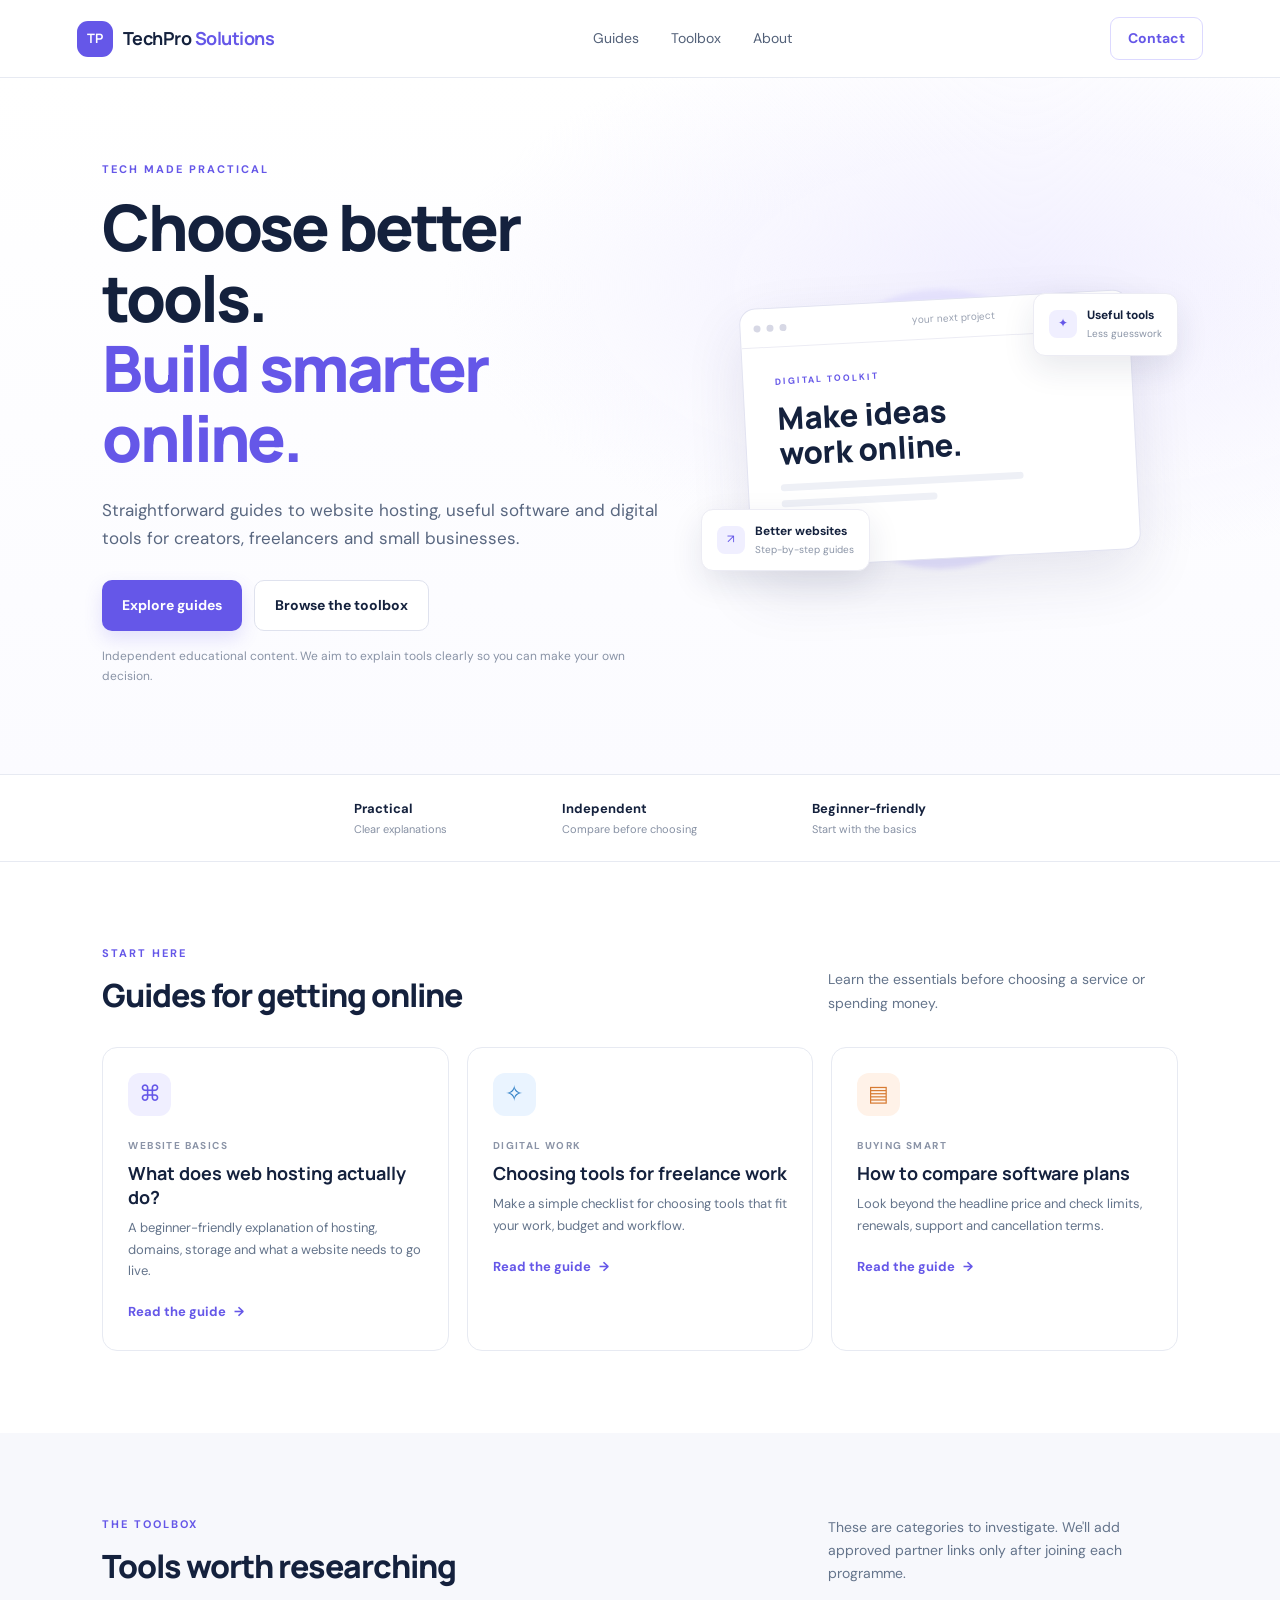
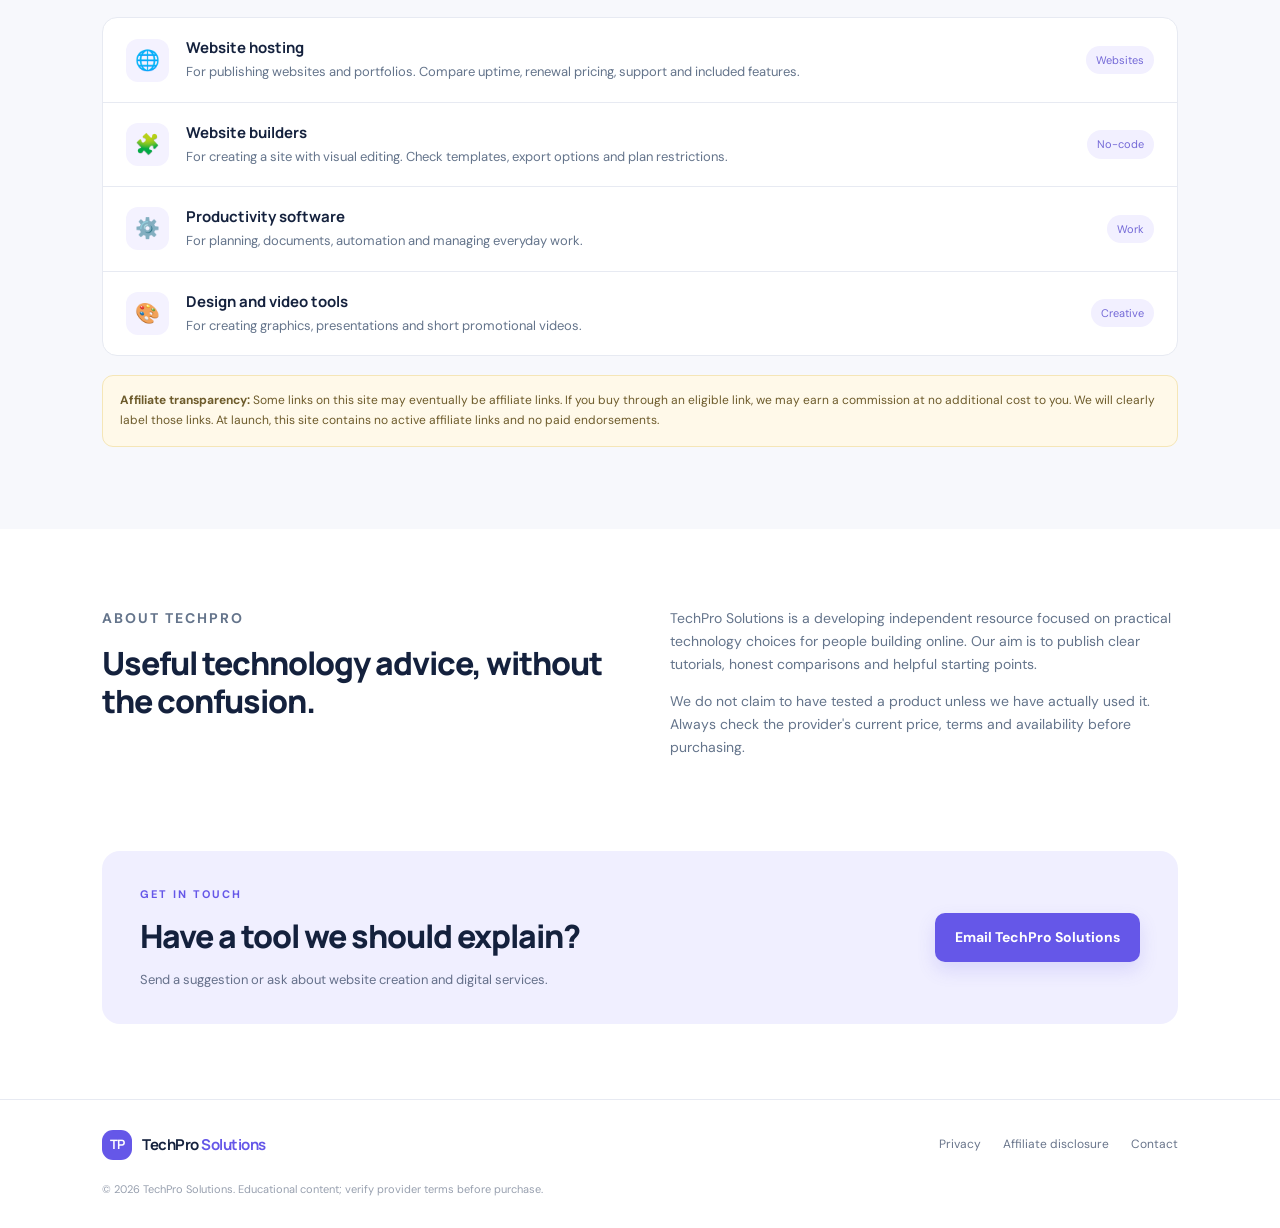
<file: index.html>
<!doctype html>
<html lang="en">
<head>
  <meta charset="utf-8">
  <meta name="viewport" content="width=device-width, initial-scale=1">
  <meta name="description" content="Practical guides to website tools, hosting, software and technology for creators and small businesses.">
  <title>TechPro Solutions | Practical Tech Guides & Tools</title>
  <link rel="stylesheet" href="styles.css">
</head>
<body>
<header class="site-header">
  <a class="brand" href="index.html"><span class="brand-mark">TP</span><span>TechPro <b>Solutions</b></span></a>
  <nav aria-label="Main navigation">
    <a href="#guides">Guides</a><a href="#toolkit">Toolbox</a><a href="#about">About</a>
  </nav>
  <a class="header-cta" href="#contact">Contact</a>
</header>

<main>
  <section class="hero">
    <div class="hero-copy">
      <p class="eyebrow">TECH MADE PRACTICAL</p>
      <h1>Choose better tools.<br><span>Build smarter online.</span></h1>
      <p class="hero-lead">Straightforward guides to website hosting, useful software and digital tools for creators, freelancers and small businesses.</p>
      <div class="hero-actions"><a class="button primary" href="#guides">Explore guides</a><a class="button secondary" href="#toolkit">Browse the toolbox</a></div>
      <p class="small-note">Independent educational content. We aim to explain tools clearly so you can make your own decision.</p>
    </div>
    <div class="hero-art" aria-label="Illustration of a laptop with technology cards">
      <div class="glow"></div><div class="browser">
        <div class="browser-top"><i></i><i></i><i></i><span>your next project</span></div>
        <div class="browser-content"><div class="mini-label">DIGITAL TOOLKIT</div><div class="screen-title">Make ideas<br>work online.</div><div class="screen-line"></div><div class="screen-line short"></div><div class="screen-button"></div></div>
      </div>
      <div class="float-card card-one"><span>✦</span><b>Useful tools</b><small>Less guesswork</small></div>
      <div class="float-card card-two"><span>↗</span><b>Better websites</b><small>Step-by-step guides</small></div>
    </div>
  </section>

  <section class="trust-strip">
    <div><b>Practical</b><span>Clear explanations</span></div><div><b>Independent</b><span>Compare before choosing</span></div><div><b>Beginner-friendly</b><span>Start with the basics</span></div>
  </section>

  <section class="section" id="guides">
    <div class="section-heading"><div><p class="eyebrow">START HERE</p><h2>Guides for getting online</h2></div><p>Learn the essentials before choosing a service or spending money.</p></div>
    <div class="guide-grid">
      <article class="guide-card"><div class="guide-icon purple">⌘</div><p class="category">WEBSITE BASICS</p><h3>What does web hosting actually do?</h3><p>A beginner-friendly explanation of hosting, domains, storage and what a website needs to go live.</p><a href="hosting-basics.html">Read the guide <span>→</span></a></article>
      <article class="guide-card"><div class="guide-icon blue">✧</div><p class="category">DIGITAL WORK</p><h3>Choosing tools for freelance work</h3><p>Make a simple checklist for choosing tools that fit your work, budget and workflow.</p><a href="freelance-tools.html">Read the guide <span>→</span></a></article>
      <article class="guide-card"><div class="guide-icon orange">▤</div><p class="category">BUYING SMART</p><h3>How to compare software plans</h3><p>Look beyond the headline price and check limits, renewals, support and cancellation terms.</p><a href="compare-software.html">Read the guide <span>→</span></a></article>
    </div>
  </section>

  <section class="toolkit-section" id="toolkit">
    <div class="section-heading"><div><p class="eyebrow">THE TOOLBOX</p><h2>Tools worth researching</h2></div><p>These are categories to investigate. We'll add approved partner links only after joining each programme.</p></div>
    <div class="tool-list">
      <div class="tool-row"><div class="tool-symbol">🌐</div><div><h3>Website hosting</h3><p>For publishing websites and portfolios. Compare uptime, renewal pricing, support and included features.</p></div><span class="tag">Websites</span></div>
      <div class="tool-row"><div class="tool-symbol">🧩</div><div><h3>Website builders</h3><p>For creating a site with visual editing. Check templates, export options and plan restrictions.</p></div><span class="tag">No-code</span></div>
      <div class="tool-row"><div class="tool-symbol">⚙️</div><div><h3>Productivity software</h3><p>For planning, documents, automation and managing everyday work.</p></div><span class="tag">Work</span></div>
      <div class="tool-row"><div class="tool-symbol">🎨</div><div><h3>Design and video tools</h3><p>For creating graphics, presentations and short promotional videos.</p></div><span class="tag">Creative</span></div>
    </div>
    <div class="notice"><b>Affiliate transparency:</b> Some links on this site may eventually be affiliate links. If you buy through an eligible link, we may earn a commission at no additional cost to you. We will clearly label those links. At launch, this site contains no active affiliate links and no paid endorsements.</div>
  </section>

  <section class="about-section" id="about">
    <div><p class="eyebrow">ABOUT TECHPRO</p><h2>Useful technology advice, without the confusion.</h2></div>
    <div><p>TechPro Solutions is a developing independent resource focused on practical technology choices for people building online. Our aim is to publish clear tutorials, honest comparisons and helpful starting points.</p><p>We do not claim to have tested a product unless we have actually used it. Always check the provider's current price, terms and availability before purchasing.</p></div>
  </section>

  <section class="contact-section" id="contact">
    <div><p class="eyebrow">GET IN TOUCH</p><h2>Have a tool we should explain?</h2><p>Send a suggestion or ask about website creation and digital services.</p></div>
    <a class="button primary" href="mailto:techprosolutions250@gmail.com">Email TechPro Solutions</a>
  </section>
</main>

<footer><a class="brand footer-brand" href="index.html"><span class="brand-mark">TP</span><span>TechPro <b>Solutions</b></span></a><div><a href="privacy.html">Privacy</a><a href="disclosure.html">Affiliate disclosure</a><a href="mailto:techprosolutions250@gmail.com">Contact</a></div><p>© 2026 TechPro Solutions. Educational content; verify provider terms before purchase.</p></footer>
</body>
</html>
</file>
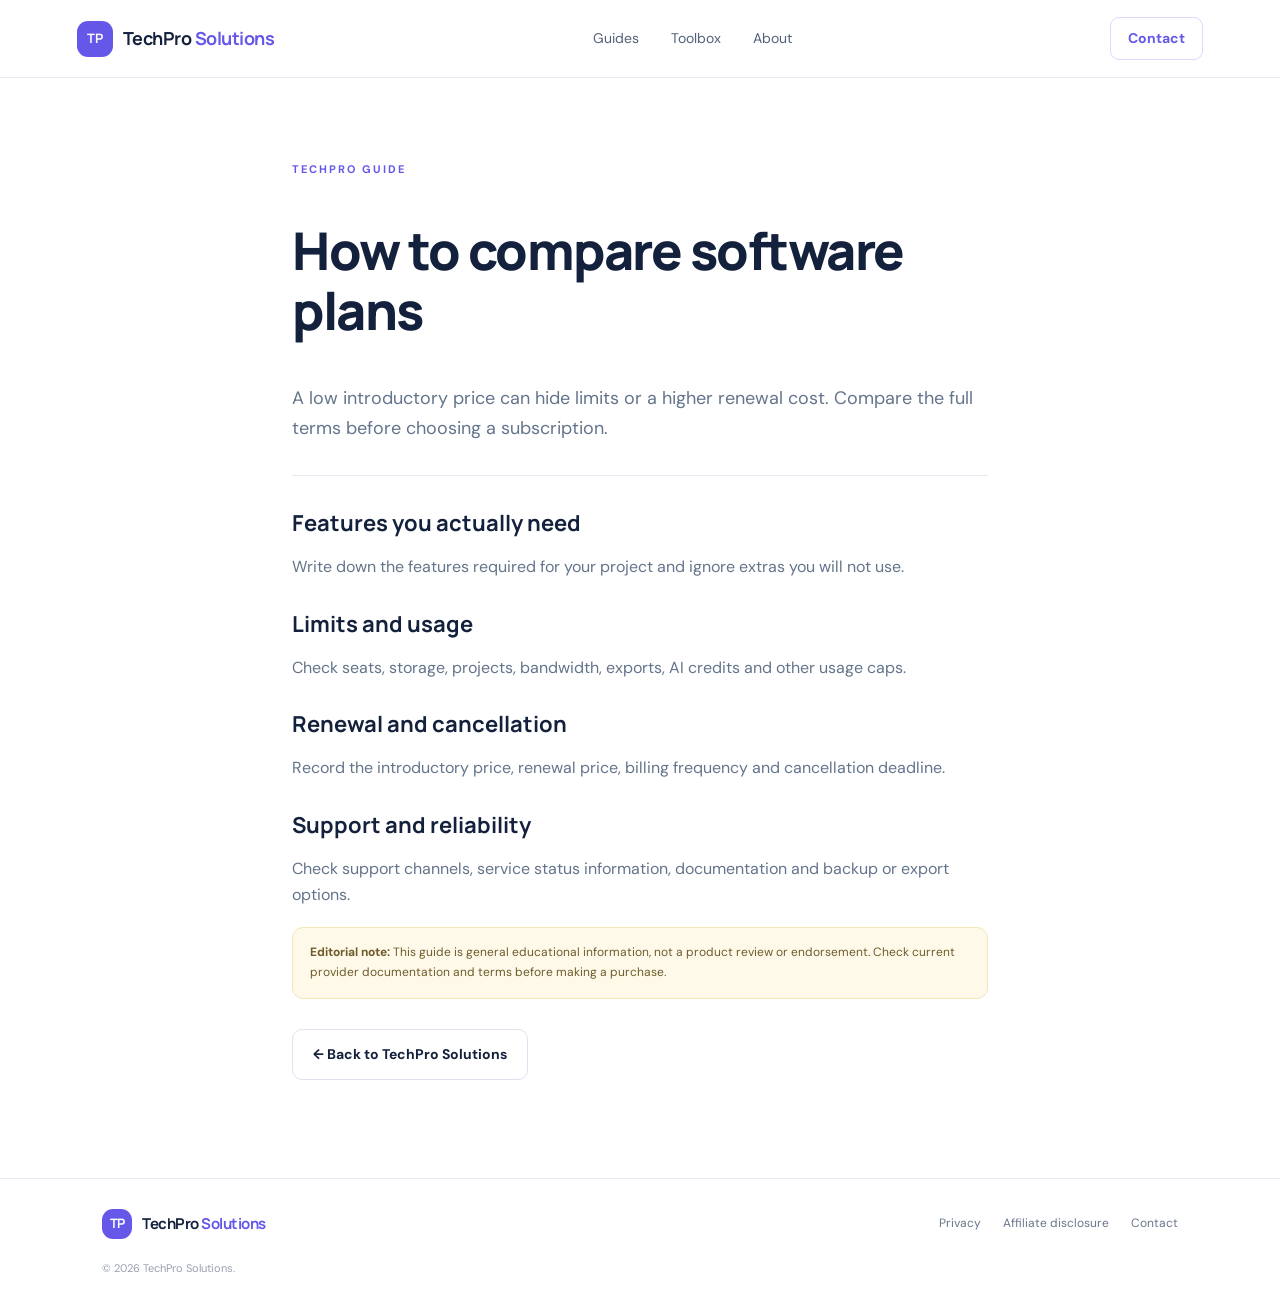
<file: compare-software.html>
<!doctype html><html lang="en"><head><meta charset="utf-8"><meta name="viewport" content="width=device-width, initial-scale=1"><meta name="description" content="How to compare software plans - a practical TechPro Solutions guide."><title>How to compare software plans | TechPro Solutions</title><link rel="stylesheet" href="styles.css"></head><body><header class="site-header"><a class="brand" href="index.html"><span class="brand-mark">TP</span><span>TechPro <b>Solutions</b></span></a><nav><a href="index.html#guides">Guides</a><a href="index.html#toolkit">Toolbox</a><a href="index.html#about">About</a></nav><a class="header-cta" href="mailto:techprosolutions250@gmail.com">Contact</a></header><main><section class="section" style="max-width:900px;margin:auto"><p class="eyebrow">TECHPRO GUIDE</p><h1 style="font:800 clamp(34px,5vw,52px)/1.15 Manrope;letter-spacing:-1.5px">How to compare software plans</h1><p style="font-size:18px;color:#64748b">A low introductory price can hide limits or a higher renewal cost. Compare the full terms before choosing a subscription.</p><div style="height:1px;background:#e7eaf2;margin:32px 0"></div><h2 style="font:700 22px Manrope;margin:28px 0 8px">Features you actually need</h2><p style="color:#64748b">Write down the features required for your project and ignore extras you will not use.</p><h2 style="font:700 22px Manrope;margin:28px 0 8px">Limits and usage</h2><p style="color:#64748b">Check seats, storage, projects, bandwidth, exports, AI credits and other usage caps.</p><h2 style="font:700 22px Manrope;margin:28px 0 8px">Renewal and cancellation</h2><p style="color:#64748b">Record the introductory price, renewal price, billing frequency and cancellation deadline.</p><h2 style="font:700 22px Manrope;margin:28px 0 8px">Support and reliability</h2><p style="color:#64748b">Check support channels, service status information, documentation and backup or export options.</p><div class="notice"><b>Editorial note:</b> This guide is general educational information, not a product review or endorsement. Check current provider documentation and terms before making a purchase.</div><p style="margin-top:30px"><a class="button secondary" href="index.html">← Back to TechPro Solutions</a></p></section></main><footer><a class="brand footer-brand" href="index.html"><span class="brand-mark">TP</span><span>TechPro <b>Solutions</b></span></a><div><a href="privacy.html">Privacy</a><a href="disclosure.html">Affiliate disclosure</a><a href="mailto:techprosolutions250@gmail.com">Contact</a></div><p>© 2026 TechPro Solutions.</p></footer></body></html>
</file>
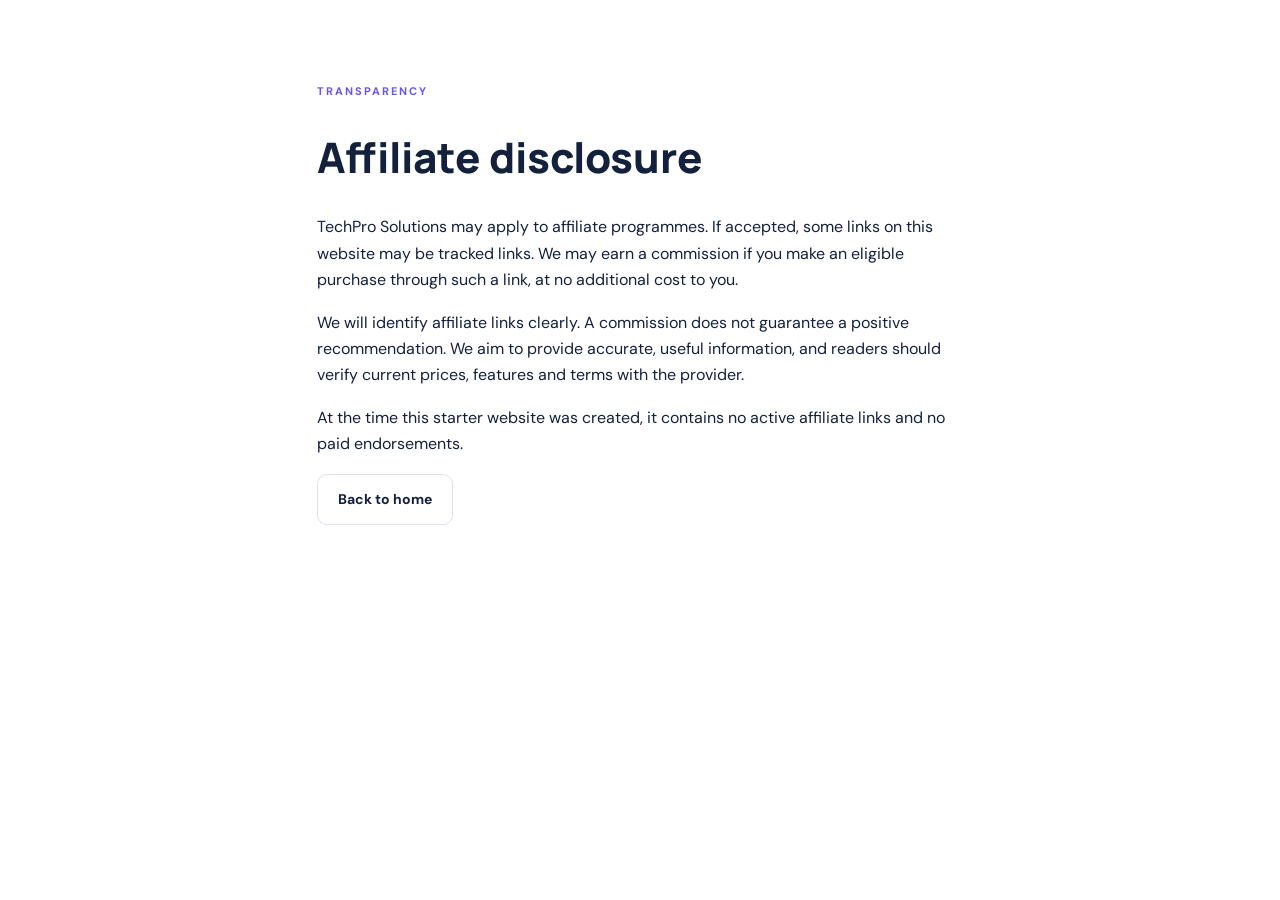
<file: disclosure.html>
<!doctype html><html lang="en"><head><meta charset="utf-8"><meta name="viewport" content="width=device-width, initial-scale=1"><title>Affiliate Disclosure | TechPro Solutions</title><link rel="stylesheet" href="styles.css"></head><body><main class="section" style="max-width:850px;margin:auto"><p class="eyebrow">TRANSPARENCY</p><h1 style="font:800 42px Manrope">Affiliate disclosure</h1><p>TechPro Solutions may apply to affiliate programmes. If accepted, some links on this website may be tracked links. We may earn a commission if you make an eligible purchase through such a link, at no additional cost to you.</p><p>We will identify affiliate links clearly. A commission does not guarantee a positive recommendation. We aim to provide accurate, useful information, and readers should verify current prices, features and terms with the provider.</p><p>At the time this starter website was created, it contains no active affiliate links and no paid endorsements.</p><p><a class="button secondary" href="index.html">Back to home</a></p></main></body></html>
</file>
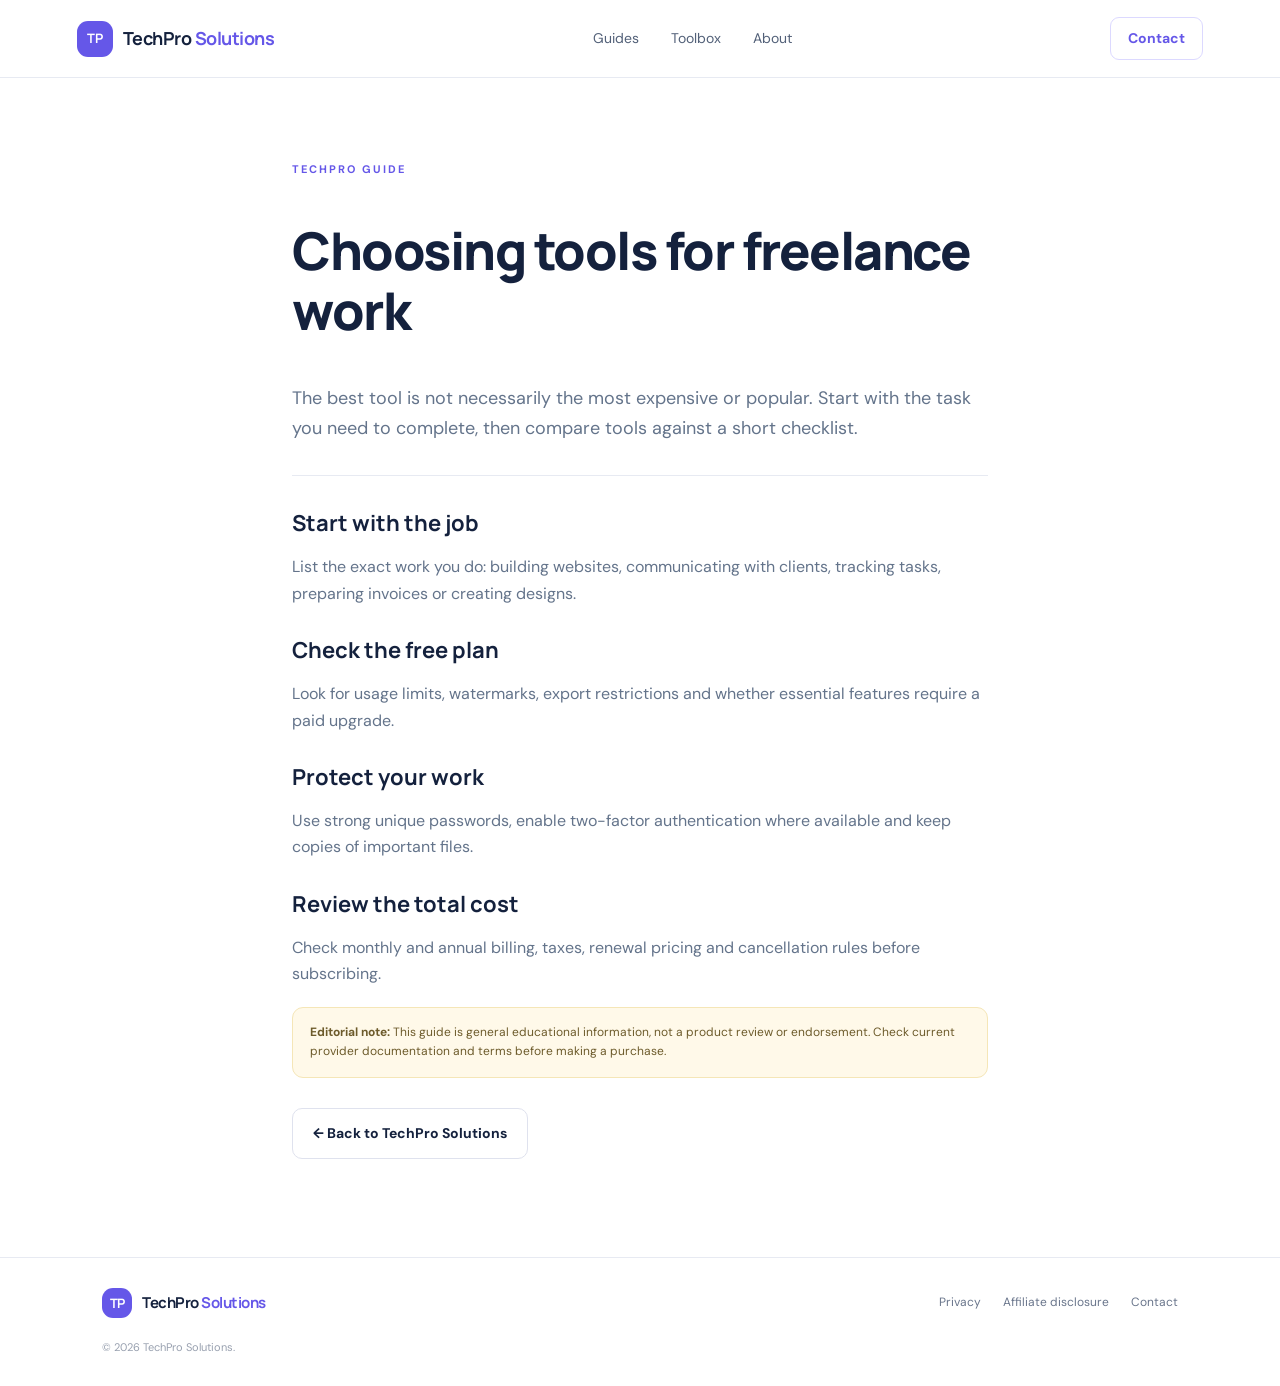
<file: freelance-tools.html>
<!doctype html><html lang="en"><head><meta charset="utf-8"><meta name="viewport" content="width=device-width, initial-scale=1"><meta name="description" content="Choosing tools for freelance work - a practical TechPro Solutions guide."><title>Choosing tools for freelance work | TechPro Solutions</title><link rel="stylesheet" href="styles.css"></head><body><header class="site-header"><a class="brand" href="index.html"><span class="brand-mark">TP</span><span>TechPro <b>Solutions</b></span></a><nav><a href="index.html#guides">Guides</a><a href="index.html#toolkit">Toolbox</a><a href="index.html#about">About</a></nav><a class="header-cta" href="mailto:techprosolutions250@gmail.com">Contact</a></header><main><section class="section" style="max-width:900px;margin:auto"><p class="eyebrow">TECHPRO GUIDE</p><h1 style="font:800 clamp(34px,5vw,52px)/1.15 Manrope;letter-spacing:-1.5px">Choosing tools for freelance work</h1><p style="font-size:18px;color:#64748b">The best tool is not necessarily the most expensive or popular. Start with the task you need to complete, then compare tools against a short checklist.</p><div style="height:1px;background:#e7eaf2;margin:32px 0"></div><h2 style="font:700 22px Manrope;margin:28px 0 8px">Start with the job</h2><p style="color:#64748b">List the exact work you do: building websites, communicating with clients, tracking tasks, preparing invoices or creating designs.</p><h2 style="font:700 22px Manrope;margin:28px 0 8px">Check the free plan</h2><p style="color:#64748b">Look for usage limits, watermarks, export restrictions and whether essential features require a paid upgrade.</p><h2 style="font:700 22px Manrope;margin:28px 0 8px">Protect your work</h2><p style="color:#64748b">Use strong unique passwords, enable two-factor authentication where available and keep copies of important files.</p><h2 style="font:700 22px Manrope;margin:28px 0 8px">Review the total cost</h2><p style="color:#64748b">Check monthly and annual billing, taxes, renewal pricing and cancellation rules before subscribing.</p><div class="notice"><b>Editorial note:</b> This guide is general educational information, not a product review or endorsement. Check current provider documentation and terms before making a purchase.</div><p style="margin-top:30px"><a class="button secondary" href="index.html">← Back to TechPro Solutions</a></p></section></main><footer><a class="brand footer-brand" href="index.html"><span class="brand-mark">TP</span><span>TechPro <b>Solutions</b></span></a><div><a href="privacy.html">Privacy</a><a href="disclosure.html">Affiliate disclosure</a><a href="mailto:techprosolutions250@gmail.com">Contact</a></div><p>© 2026 TechPro Solutions.</p></footer></body></html>
</file>
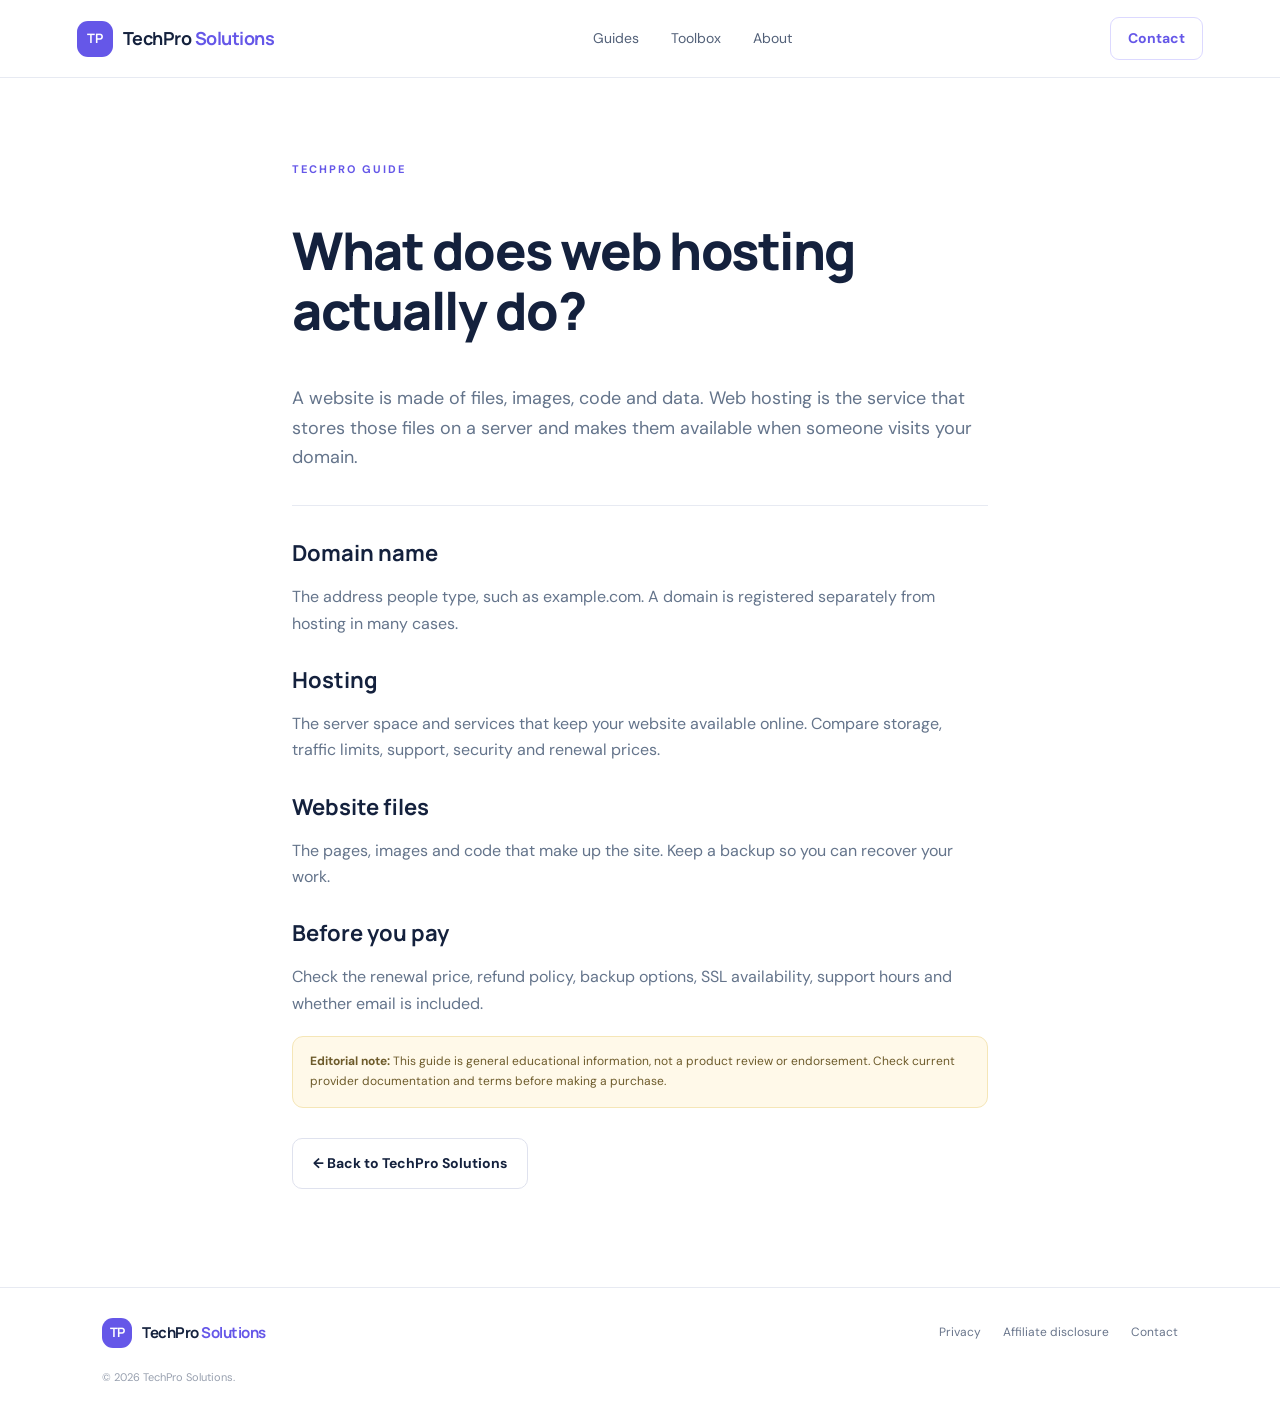
<file: hosting-basics.html>
<!doctype html><html lang="en"><head><meta charset="utf-8"><meta name="viewport" content="width=device-width, initial-scale=1"><meta name="description" content="What does web hosting actually do? - a practical TechPro Solutions guide."><title>What does web hosting actually do? | TechPro Solutions</title><link rel="stylesheet" href="styles.css"></head><body><header class="site-header"><a class="brand" href="index.html"><span class="brand-mark">TP</span><span>TechPro <b>Solutions</b></span></a><nav><a href="index.html#guides">Guides</a><a href="index.html#toolkit">Toolbox</a><a href="index.html#about">About</a></nav><a class="header-cta" href="mailto:techprosolutions250@gmail.com">Contact</a></header><main><section class="section" style="max-width:900px;margin:auto"><p class="eyebrow">TECHPRO GUIDE</p><h1 style="font:800 clamp(34px,5vw,52px)/1.15 Manrope;letter-spacing:-1.5px">What does web hosting actually do?</h1><p style="font-size:18px;color:#64748b">A website is made of files, images, code and data. Web hosting is the service that stores those files on a server and makes them available when someone visits your domain.</p><div style="height:1px;background:#e7eaf2;margin:32px 0"></div><h2 style="font:700 22px Manrope;margin:28px 0 8px">Domain name</h2><p style="color:#64748b">The address people type, such as example.com. A domain is registered separately from hosting in many cases.</p><h2 style="font:700 22px Manrope;margin:28px 0 8px">Hosting</h2><p style="color:#64748b">The server space and services that keep your website available online. Compare storage, traffic limits, support, security and renewal prices.</p><h2 style="font:700 22px Manrope;margin:28px 0 8px">Website files</h2><p style="color:#64748b">The pages, images and code that make up the site. Keep a backup so you can recover your work.</p><h2 style="font:700 22px Manrope;margin:28px 0 8px">Before you pay</h2><p style="color:#64748b">Check the renewal price, refund policy, backup options, SSL availability, support hours and whether email is included.</p><div class="notice"><b>Editorial note:</b> This guide is general educational information, not a product review or endorsement. Check current provider documentation and terms before making a purchase.</div><p style="margin-top:30px"><a class="button secondary" href="index.html">← Back to TechPro Solutions</a></p></section></main><footer><a class="brand footer-brand" href="index.html"><span class="brand-mark">TP</span><span>TechPro <b>Solutions</b></span></a><div><a href="privacy.html">Privacy</a><a href="disclosure.html">Affiliate disclosure</a><a href="mailto:techprosolutions250@gmail.com">Contact</a></div><p>© 2026 TechPro Solutions.</p></footer></body></html>
</file>
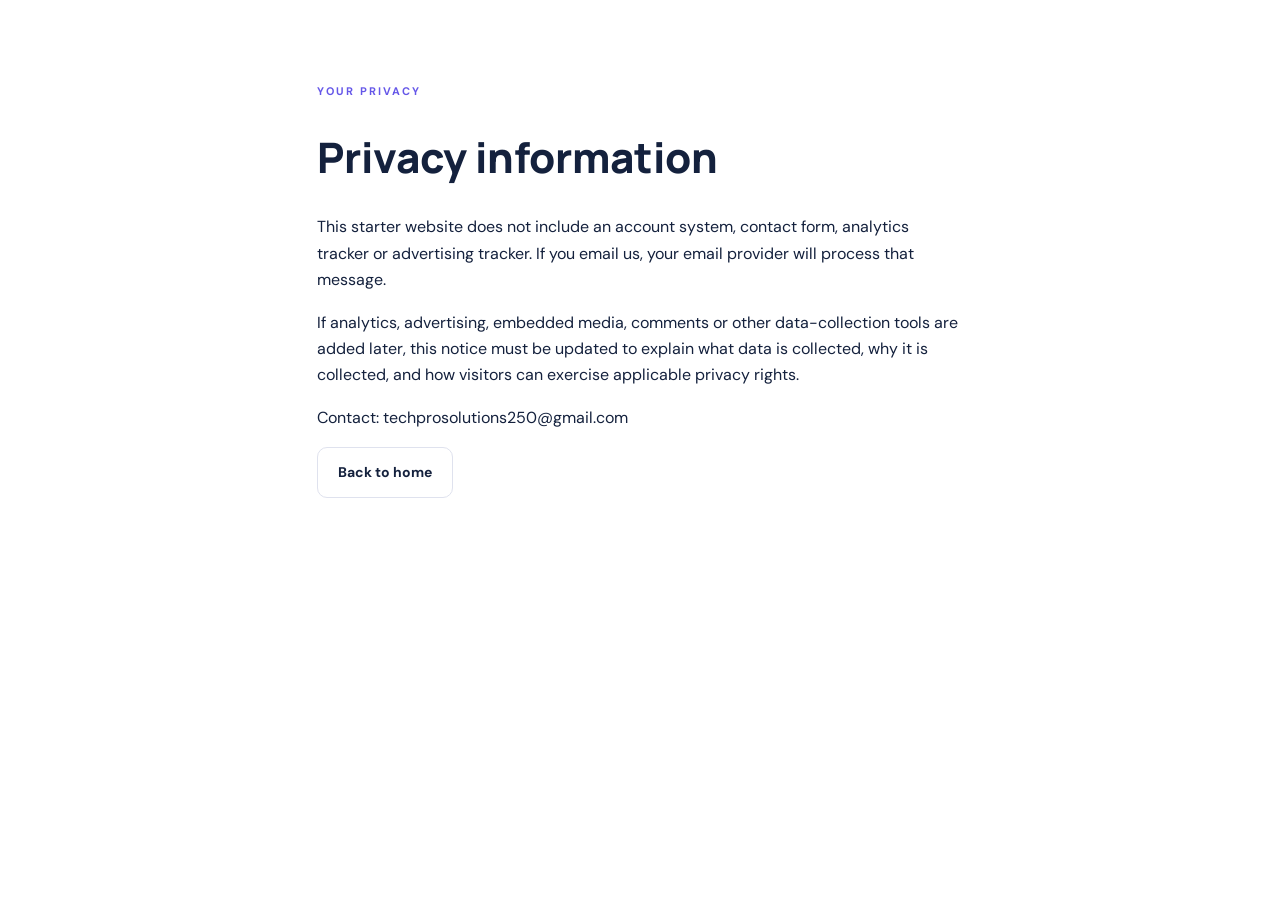
<file: privacy.html>
<!doctype html><html lang="en"><head><meta charset="utf-8"><meta name="viewport" content="width=device-width, initial-scale=1"><title>Privacy | TechPro Solutions</title><link rel="stylesheet" href="styles.css"></head><body><main class="section" style="max-width:850px;margin:auto"><p class="eyebrow">YOUR PRIVACY</p><h1 style="font:800 42px Manrope">Privacy information</h1><p>This starter website does not include an account system, contact form, analytics tracker or advertising tracker. If you email us, your email provider will process that message.</p><p>If analytics, advertising, embedded media, comments or other data-collection tools are added later, this notice must be updated to explain what data is collected, why it is collected, and how visitors can exercise applicable privacy rights.</p><p>Contact: techprosolutions250@gmail.com</p><p><a class="button secondary" href="index.html">Back to home</a></p></main></body></html>
</file>
<file: styles.css>
@import url('https://fonts.googleapis.com/css2?family=DM+Sans:wght@400;500;600;700&family=Manrope:wght@400;500;600;700;800&display=swap');
:root{--ink:#14213d;--muted:#64748b;--purple:#6557e8;--line:#e7eaf2;--soft:#f7f8fc;--white:#fff}
*{box-sizing:border-box}html{scroll-behavior:smooth}body{margin:0;color:var(--ink);font-family:'DM Sans',Arial,sans-serif;background:#fff;line-height:1.65}a{color:inherit;text-decoration:none}.site-header{height:78px;display:flex;align-items:center;justify-content:space-between;padding:0 max(6vw,24px);border-bottom:1px solid var(--line);background:#fff}.brand{display:flex;align-items:center;gap:10px;font-family:Manrope,sans-serif;font-weight:700;font-size:18px;letter-spacing:-.5px}.brand b{color:var(--purple)}.brand-mark{display:grid;place-items:center;width:36px;height:36px;border-radius:11px;background:var(--purple);color:white;font-size:13px}.site-header nav{display:flex;gap:32px;color:#526078;font-size:14px}.site-header nav a:hover,footer a:hover{color:var(--purple)}.header-cta{font-size:14px;font-weight:700;color:var(--purple);border:1px solid #dcd9ff;padding:9px 17px;border-radius:9px}.hero{padding:82px max(8vw,24px) 76px;display:grid;grid-template-columns:1.08fr .92fr;gap:40px;align-items:center;background:radial-gradient(ellipse at 80% 30%,#f1efff 0,transparent 40%),linear-gradient(180deg,#fff,#fbfbff)}.eyebrow{font-size:11px;letter-spacing:2px;font-weight:700;color:var(--purple);margin:0 0 14px}.hero h1{font:800 clamp(42px,5vw,64px)/1.1 Manrope,sans-serif;letter-spacing:-2.8px;margin:0 0 22px}.hero h1 span{color:var(--purple)}.hero-lead{font-size:17px;color:#596780;max-width:560px}.hero-actions{display:flex;gap:12px;margin:28px 0 16px;flex-wrap:wrap}.button{display:inline-flex;align-items:center;justify-content:center;padding:13px 20px;border-radius:10px;font-weight:700;font-size:14px}.primary{background:var(--purple);color:white;box-shadow:0 8px 18px #6557e82b}.secondary{border:1px solid #dfe2ee;background:white}.small-note{font-size:12px;color:#8993a6}.hero-art{height:340px;position:relative;display:grid;place-items:center}.glow{position:absolute;width:280px;height:280px;border-radius:50%;background:#e8e5ff;filter:blur(2px)}.browser{position:relative;width:min(390px,90%);height:260px;background:white;border:1px solid #e2e3f1;border-radius:16px;box-shadow:0 24px 60px #2d2a681c;overflow:hidden;transform:rotate(-3deg)}.browser-top{height:39px;border-bottom:1px solid #ececf4;display:flex;align-items:center;gap:6px;padding:0 13px}.browser-top i{width:7px;height:7px;border-radius:50%;background:#d7d8e5}.browser-top span{margin:auto;font-size:10px;color:#9aa2b2}.browser-content{padding:27px 32px}.mini-label{font-size:9px;letter-spacing:2px;color:var(--purple);font-weight:700}.screen-title{font:800 31px/1.15 Manrope;margin:12px 0}.screen-line{height:7px;width:75%;background:#eef0f6;border-radius:5px;margin:9px 0}.screen-line.short{width:48%}.screen-button{width:86px;height:25px;background:var(--purple);border-radius:6px;margin-top:19px}.float-card{position:absolute;background:white;border:1px solid #ececf4;box-shadow:0 12px 32px #1c24501a;border-radius:12px;padding:12px 15px;display:grid;grid-template-columns:30px auto;column-gap:8px;align-items:center;font-size:12px}.float-card span{grid-row:span 2;width:28px;height:28px;display:grid;place-items:center;border-radius:8px;background:#f0efff;color:var(--purple)}.float-card small{color:#8b95a7}.card-one{top:34px;right:0}.card-two{bottom:28px;left:0}.trust-strip{display:flex;justify-content:center;gap:9vw;padding:23px 20px;border-top:1px solid var(--line);border-bottom:1px solid var(--line)}.trust-strip div{display:flex;flex-direction:column}.trust-strip b{font-size:13px}.trust-strip span{font-size:11px;color:#8791a4}.section,.toolkit-section{padding:82px max(8vw,24px)}.section-heading{display:flex;justify-content:space-between;align-items:end;gap:30px;margin-bottom:32px}.section-heading h2,.about-section h2,.contact-section h2{font:800 32px/1.2 Manrope;letter-spacing:-1px;margin:0}.section-heading>p{max-width:350px;color:var(--muted);font-size:14px;margin:0}.guide-grid{display:grid;grid-template-columns:repeat(3,1fr);gap:18px}.guide-card{border:1px solid var(--line);border-radius:15px;padding:25px;background:white;transition:.2s}.guide-card:hover{transform:translateY(-4px);box-shadow:0 15px 35px #1720440d}.guide-icon{width:43px;height:43px;display:grid;place-items:center;border-radius:12px;font-size:22px}.purple{background:#f0efff;color:#6557e8}.blue{background:#eaf4ff;color:#3281c7}.orange{background:#fff2e8;color:#d77b32}.category{font-size:10px;letter-spacing:1.4px;color:#8b94a7;font-weight:700;margin:22px 0 7px}.guide-card h3,.tool-row h3{font:700 18px Manrope;margin:0 0 8px}.guide-card>p:not(.category),.tool-row p{font-size:13px;color:var(--muted);margin:0 0 17px}.guide-card>a{font-size:13px;color:var(--purple);font-weight:700}.guide-card>a span{padding-left:5px}.toolkit-section{background:var(--soft)}.tool-list{border:1px solid var(--line);background:white;border-radius:15px;overflow:hidden}.tool-row{display:flex;align-items:center;gap:17px;padding:19px 23px;border-bottom:1px solid var(--line)}.tool-row:last-child{border:0}.tool-symbol{width:43px;height:43px;display:grid;place-items:center;background:#f4f2ff;border-radius:12px;font-size:20px;flex-shrink:0}.tool-row>div:nth-child(2){flex:1}.tool-row h3{font-size:15px;margin:0 0 3px}.tool-row p{margin:0}.tag{font-size:11px;color:#7469d7;background:#f2f0ff;border-radius:20px;padding:5px 10px}.notice{margin-top:19px;background:#fff9e9;border:1px solid #f5e6b7;border-radius:11px;padding:15px 17px;color:#6d5b2b;font-size:12px}.about-section{padding:78px max(8vw,24px);display:grid;grid-template-columns:1fr 1fr;gap:60px;align-items:start}.about-section p{color:var(--muted);font-size:14px;margin-top:0}.contact-section{margin:0 max(8vw,24px) 75px;padding:34px 38px;border-radius:18px;background:#f0efff;display:flex;align-items:center;justify-content:space-between;gap:25px}.contact-section p:not(.eyebrow){color:#65708a;font-size:13px;margin-bottom:0}footer{padding:30px max(8vw,24px);border-top:1px solid var(--line);display:flex;align-items:center;justify-content:space-between;gap:20px;flex-wrap:wrap}footer>div{display:flex;gap:22px;font-size:12px;color:#69758b}footer>p{width:100%;font-size:11px;color:#98a0af;margin:0}.footer-brand{font-size:15px}.footer-brand .brand-mark{width:30px;height:30px}
@media(max-width:760px){.site-header{height:68px}.site-header nav{gap:13px;font-size:12px}.header-cta{display:none}.hero{padding-top:55px;grid-template-columns:1fr;gap:10px}.hero h1{font-size:46px}.hero-art{height:300px}.trust-strip{gap:22px;justify-content:space-around}.trust-strip span{font-size:10px}.section,.toolkit-section{padding-top:58px;padding-bottom:58px}.section-heading{display:block}.section-heading>p{margin-top:12px}.guide-grid{grid-template-columns:1fr}.about-section{grid-template-columns:1fr;gap:18px;padding-top:58px;padding-bottom:58px}.contact-section{align-items:flex-start;flex-direction:column;padding:27px;margin-bottom:50px}.tool-row{padding:15px;gap:11px}.tag{display:none}footer{align-items:flex-start;flex-direction:column}footer>div{flex-wrap:wrap}}
</file>
